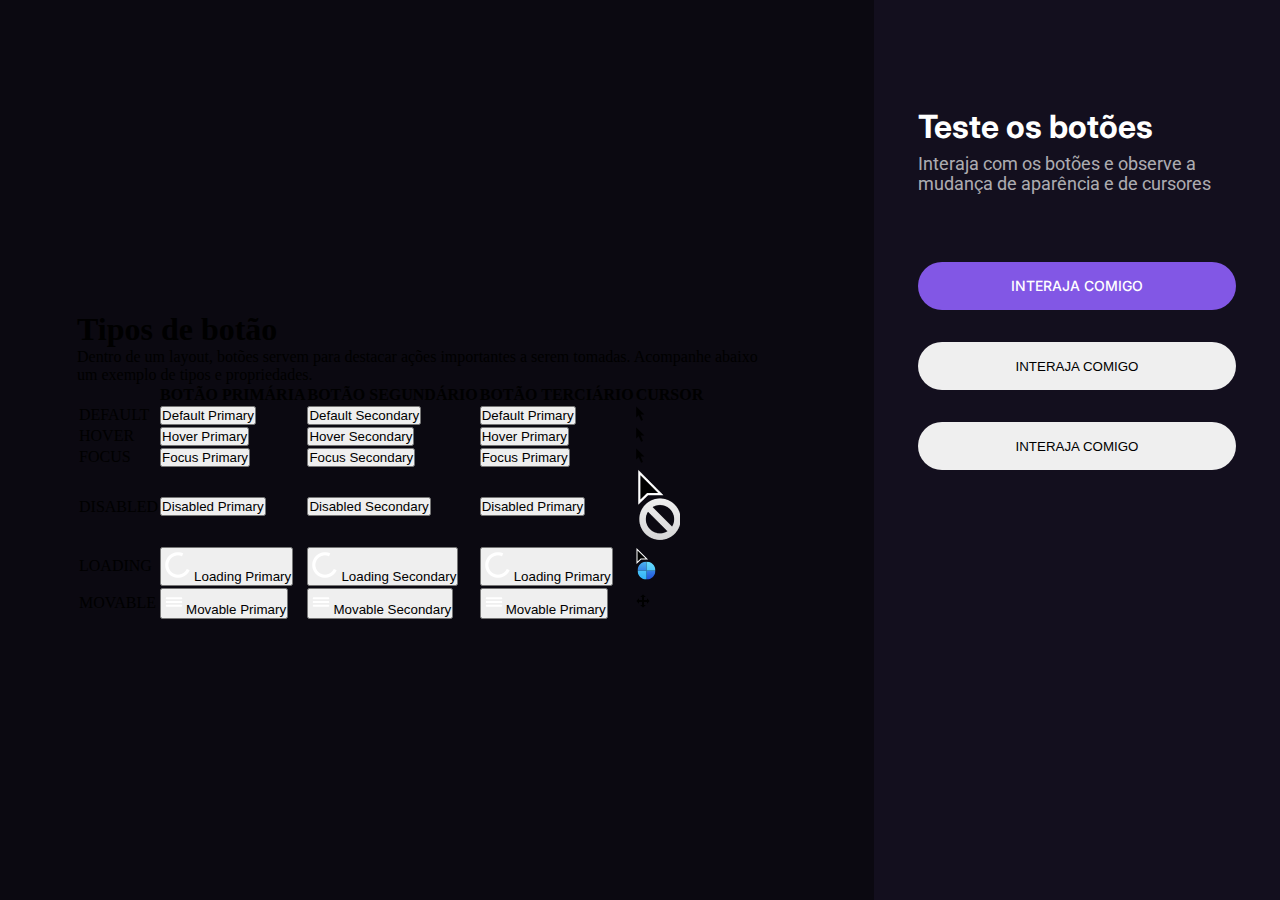
<file: 3-challenge-buttons-cursors/index.html>
<!DOCTYPE html>
<html lang="pt-br">
  <head>
    <meta charset="UTF-8" />
    <meta name="viewport" content="width=device-width, initial-scale=1.0" />

    <link rel="preconnect" href="https://fonts.googleapis.com" />
    <link rel="preconnect" href="https://fonts.gstatic.com" crossorigin />
    <link
      href="https://fonts.googleapis.com/css2?family=Inter:wght@500;700&family=Roboto&display=swap"
      rel="stylesheet"
    />

    <link rel="stylesheet" href="./assets/style/style.css" />

    <title>Botões e Cursores</title>
  </head>
  <body>
    <main>
      <section id="text-buttons">
        <h1>Tipos de botão</h1>
        <p>
          Dentro de um layout, botões servem para destacar ações importantes a
          serem tomadas. Acompanhe abaixo um exemplo de tipos e propriedades.
        </p>
      </section>

      <section id="table-buttons">
        <table>
          <thead>
            <tr>
              <th></th>
              <th>BOTÃO PRIMÁRIA</th>
              <th>BOTÃO SEGUNDÁRIO</th>
              <th>BOTÃO TERCIÁRIO</th>
              <th>CURSOR</th>
            </tr>
          </thead>
          <tbody>
            <tr>
              <td>DEFAULT</td>
              <td><button>Default Primary</button></td>
              <td><button>Default Secondary</button></td>
              <td><button>Default Primary</button></td>
              <td>
                <img
                  src="./assets/images/default-cursor.svg"
                  alt="Cursor Padrão"
                />
              </td>
            </tr>
            <tr>
              <td>HOVER</td>
              <td><button>Hover Primary</button></td>
              <td><button>Hover Secondary</button></td>
              <td><button>Hover Primary</button></td>
              <td>
                <img
                  src="./assets/images/default-cursor.svg"
                  alt="Cursor Padrão"
                />
              </td>
            </tr>
            <tr>
              <td>FOCUS</td>
              <td><button>Focus Primary</button></td>
              <td><button>Focus Secondary</button></td>
              <td><button>Focus Primary</button></td>
              <td>
                <img
                  src="./assets/images/default-cursor.svg"
                  alt="Cursor Padrão"
                />
              </td>
            </tr>
            <tr>
              <td>DISABLED</td>
              <td><button>Disabled Primary</button></td>
              <td><button>Disabled Secondary</button></td>
              <td><button>Disabled Primary</button></td>
              <td>
                <img
                  src="./assets/images/disabled-cursor.png"
                  alt="Cursor Desativado"
                />
              </td>
            </tr>
            <tr>
              <td>LOADING</td>
              <td>
                <button>
                  <img
                    src="./assets/images/loading.png"
                    alt="Loading Logo"
                  />Loading Primary
                </button>
              </td>
              <td>
                <button>
                  <img
                    src="./assets/images/loading.png"
                    alt="Loading Logo"
                  />Loading Secondary
                </button>
              </td>
              <td>
                <button>
                  <img
                    src="./assets/images/loading.png"
                    alt="Loading Logo"
                  />Loading Primary
                </button>
              </td>
              <td>
                <img
                  src="./assets/images/loading-cursor.svg"
                  alt="Cursor Carregar"
                />
              </td>
            </tr>
            <tr>
              <td>MOVABLE</td>
              <td>
                <button>
                  <img
                    src="./assets/images/reorder-three.svg"
                    alt="Movable Logo"
                  />Movable Primary
                </button>
              </td>
              <td>
                <button>
                  <img
                    src="./assets/images/reorder-three.svg"
                    alt="Movable Logo"
                  />Movable Secondary
                </button>
              </td>
              <td>
                <button>
                  <img
                    src="./assets/images/reorder-three.svg"
                    alt="Movable Logo"
                  />Movable Primary
                </button>
              </td>
              <td>
                <img
                  src="./assets/images/movable-cursor.svg"
                  alt="Cursor Mover"
                />
              </td>
            </tr>
          </tbody>
        </table>
      </section>
    </main>
    <aside id="test-buttons">
      <div class="text-test-buttons">
        <h1>Teste os botões</h1>
        <p>
          Interaja com os botões e observe a mudança de aparência e de cursores
        </p>
      </div>

      <div class="interact-buttons">
        <button>INTERAJA COMIGO</button>
        <button>INTERAJA COMIGO</button>
        <button>INTERAJA COMIGO</button>
      </div>
    </aside>
  </body>
</html>
</file>
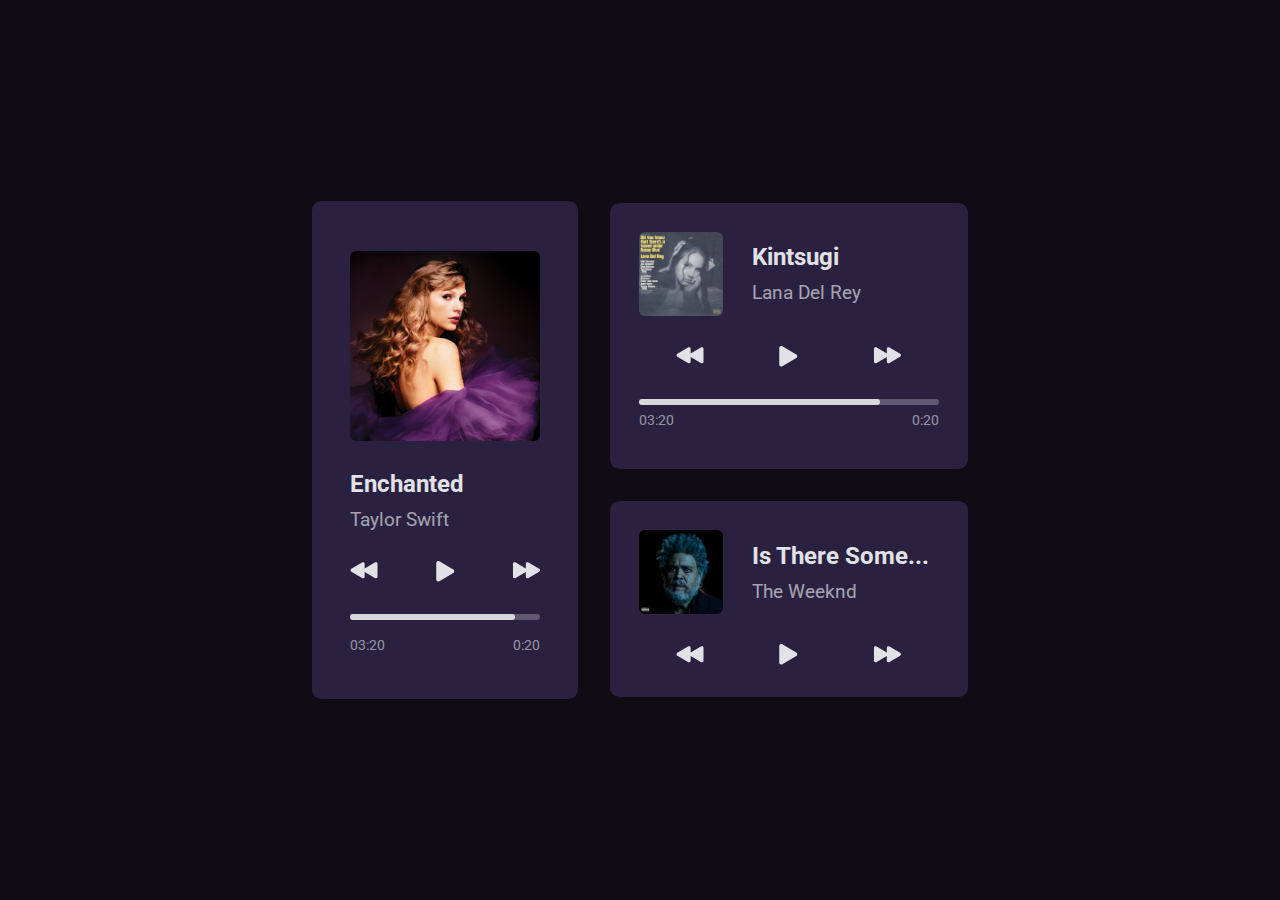
<file: challenge-music-player/index.html>
<!DOCTYPE html>
<html lang="pt-br">

<head>
    <meta charset="UTF-8">
    <meta name="viewport" content="width=device-width, initial-scale=1.0">

    <link rel="stylesheet" href="assets/style/style.css">

    <title>Music Player</title>
</head>

<body>
    <div id="main">

        <aside id="main-player">

            <div class="content-music-player">

                <img src="assets/images/cover-sn.jpg" alt="Capa do álbum Speak Now">

                <div class="info-music">
                    <h3>Enchanted</h3>
                    <span>Taylor Swift</span>
                </div>

                <div class="button-play">
                    <button>
                        <img src="assets/images/play-back.svg" alt="Play Back">
                    </button>
                    <button>
                        <img src="assets/images/play.svg" alt="Play">
                    </button>
                    <button>
                        <img src="assets/images/play-forward.svg" alt="Play Forward">
                    </button>
                </div>

                <div class="duration">
                    <div class="time-total">
                        <span></span>
                    </div>

                    <div class="time">

                    </div>

                    <div class="duration-time">
                        <span class="time-minute">
                            03:20
                        </span>
                        <span class="time-minute">
                            0:20
                        </span>
                    </div>
                </div>
            </div>

        </aside>

        <div id="div-container">

            <div class="second-player">

                <div class="container-music">
                    <img src="assets/images/cover-did.jpg" alt="Capa álbum Did you know...">

                    <div class="infos-music">
                        <h3>Kintsugi</h3>
                        <span>Lana Del Rey</span>
                    </div>
                </div>

                <div class="play-bar">
                    <button>
                        <img src="assets/images/play-back.svg" alt="Play Back">
                    </button>
                    <button>
                        <img src="assets/images/play.svg" alt="Play">
                    </button>
                    <button>
                        <img src="assets/images/play-forward.svg" alt="Play Forward">
                    </button>
                </div>

                <div class="duration-bar">
                    <div class="time-total-bar">
                        <span></span>
                    </div>

                    <div class="minute-bar">
                        <span class="time-minute">
                            03:20
                        </span>
                        <span class="time-minute">
                            0:20
                        </span>
                    </div>
                </div>

            </div>

            <div class="third-player">
                <div class="info-music-bar">
                    <img src="assets/images/cover-df.jpg" alt="Capa do álbum Dawn FM">

                    <div class="info-music-artist">
                        <h3>Is There Some...</h3>
                        <span>The Weeknd</span>
                    </div>

                </div>

                <div class="music-play-bar">
                    <button>
                        <img src="assets/images/play-back.svg" alt="Play Back">
                    </button>
                    <button>
                        <img src="assets/images/play.svg" alt="Play">
                    </button>
                    <button>
                        <img src="assets/images/play-forward.svg" alt="Play Forward">
                    </button>

                </div>
            </div>

        </div>

    </div>
</body>

</html>
</file>
<file: 3-challenge-buttons-cursors/assets/style/style.css>
:root {
  --bg-color-main: #0B0911;

  --bg-color-aside: #130F1E;
  --bg-color-button-primary: #8257E5;
  --bg-color-button-secundary: #3C3748;
  --bg-color-button-terciary: #8257E5;
  --font-text-button-aside: normal 500 .875em/24px 'Inter', sans-serif;

  --color-text-first: #FFF;
  --color-text-second: rgba(255, 255, 255, 0.67);

  --font-text-heading: normal bold 2rem/normal 'Inter', sans-serif; /* Font Style, weight, size, line-height, family */
  --font-text-paragraph: normal 400 1.1rem/normal 'Roboto', sans-serif;
}

* {
    margin: 0;
    padding: 0;
    box-sizing: border-box;
  }

  body {
    background-color: var(--bg-color-main);
    width: 100%;
    height: 100vh;
    display: flex;
    flex-direction: row;
  }

  main {
    display: flex;
    flex-direction: column;
    width: 100%;
    justify-content: center;
    padding: 107px 110px 76px 77px ;
  }

  aside {
    background-color: var(--bg-color-aside);
    display: flex;
    flex-direction: column;
    padding: 107px 44px 0;
    gap: 68px;
  }

  .text-test-buttons {
    display: flex;
    flex-direction: column;
    gap: 8px;
    width: 318px;
  }

  .text-test-buttons h1 {
    color: var(--color-text-first);
    font: var(--font-text-heading);
  }

  .text-test-buttons p {
    color: var(--color-text-second);
    font: var(--font-text-paragraph);
  }

  .interact-buttons {
    display: flex;
    flex-direction: column;
    width: 318px;
    gap: 32px;
  }

  .interact-buttons button {
    border: none;
    border-radius: 24px;
    height: 48px;
  }

  .interact-buttons button:nth-child(1) {
    background-color: var(--bg-color-button-primary);
    font: var(--font-text-button-aside);
    color: var(--color-text-first);
  }
</file>
<file: challenge-music-player/assets/style/style.css>
@import url('https://fonts.googleapis.com/css2?family=Roboto:wght@300;400;500;700&display=swap');

:root {
    --bg-color: #0F0D13;

    --bg-main-player: #2A2141;
    --color-text: #E1E1E6; /* Nome do artista: 67% */

    --duration-time-total: #D9D9D9; /* opacity: 30% */
    --duration-time-minute: #D9D9D9;

    --minutes-total: #C4C4CC;
    --second-restant: #C4C4CC; /* 70% */
}

* {
    margin: 0;
    padding: 0;
    box-sizing: border-box;
    text-decoration: none;
}

body {
    width: 100vw;
    height: 100vh;
    display: flex;
    background-color: var(--bg-color);
    font-family: 'Roboto', sans-serif;
}

#main {
    display: flex;
    justify-content: center;
    align-items: center;
    width: 656.19px;
    gap: 32px;
    margin: 0 auto;
}

#main-player {
    height: 498px;
    background-color: var(--bg-main-player);
    padding: 38px;
    border-radius: 9.6px;
}

.content-music-player {
    display: flex;
    flex-direction: column;
    gap: 29px;
}

.content-music-player > img {
    width: 189.66px;
    margin-top: 12px;
    border-radius: 6px;
}

.info-music {
    display: flex;
    flex-direction: column;
    gap: 10px;
}

.info-music h3 {
    font-size: 24px;
    color: var(--color-text);
    font-weight: 700;
}

.info-music span {
    font-size: 19.21px;
    color: var(--color-text);
    opacity: .67;
    font-weight: 400;
}

.button-play {
    display: flex;
    flex-direction: row;
    justify-content: space-between;
}

.button-play > button {
    border: none;
    background: none;
    cursor: pointer;
}

.duration {
    display: flex;
    flex-direction: column;
    gap: 10px;
}

.time-total {
    position: relative;
}

.time-total::before {
    content: '';
    position: absolute;
    width: 100%;
    height: 6px;
    border-radius: 9.6px;
    background-color: var(--duration-time-total);
    opacity: .3;
}

.time-total::after {
    content: '';
    position: absolute;
    width: 165px;
    height: 6px;
    border-radius: 9.6px;
    background-color: var(--duration-time-total);
}

.duration-time {
    display: flex;
    flex-direction: row;
    justify-content: space-between;
    margin-bottom: 12px;
}

.duration-time > span {
    color: var(--minutes-total);
    opacity: .7;
    font-size: 14.4px;
    line-height: 160%;
}

#div-container {
    display: flex;
    flex-direction: column;
    gap: 32px;
}

.second-player {
    background-color: var(--bg-main-player);
    padding: 29px;
    border-radius: 9.6px;
    width: 357.71px;
    height: 266.68px;
    display: flex;
    flex-direction: column;
    gap: 29px;
}

.container-music {
    display: flex;
    flex-direction: row;
    gap: 29px;
    align-items: center;
}

.container-music > img {
    width: 84.03px;
    border-radius: 6px;
}

.container-music .infos-music {
    display: flex;
    flex-direction: column;
    gap: 10px;
    color: var(--color-text);
}

.container-music .infos-music > h3 {
    font-size: 24px;
    font-weight: 700;
}

.container-music .infos-music > span {
    font-size: 19.21px;
    opacity: .67;
    font-weight: 400;
}

.play-bar {
    display: flex;
    flex-direction: row;
    justify-content: space-around;
}

.play-bar > button {
    border: none;
    background: none;
    cursor: pointer;
}

.duration-bar {
    display: flex;
    flex-direction: column;
    gap: 10px;
}

.time-total-bar {
    position: relative;
}

.time-total-bar::before {
    content: '';
    position: absolute;
    width: 100%;
    height: 6px;
    border-radius: 9.6px;
    background-color: var(--duration-time-total);
    opacity: .3;
}

.time-total-bar::after {
    content: '';
    position: absolute;
    width: 241px;
    height: 6px;
    border-radius: 9.6px;
    background-color: var(--duration-time-total);
}

.minute-bar {
    display: flex;
    flex-direction: row;
    justify-content: space-between;
    margin-bottom: 12px;
}

.minute-bar > span {
    color: var(--minutes-total);
    opacity: .7;
    font-size: 14.4px;
    line-height: 160%;
}

.third-player {
    background-color: var(--bg-main-player);
    padding: 29px;
    border-radius: 9.6px;
    display: flex;
    flex-direction: column;
    gap: 29px;
}

.info-music-bar {
    display: flex;
    flex-direction: row;
    gap: 29px;
    align-items: center;
}

.info-music-artist {
    display: flex;
    flex-direction: column;
    gap: 10px;
    color: var(--color-text);
}

.info-music-artist > h3 {
    font-size: 24px;
    font-weight: 700;
}

.info-music-artist > span {
    font-size: 19.21px;
    opacity: .67;
    font-weight: 400;
}

.info-music-bar > img {
    width: 84.03px;
    border-radius: 6px;
}

.music-play-bar {
    display: flex;
    flex-direction: row;
    justify-content: space-around;
}

.music-play-bar > button {
    border: none;
    background: none;
    cursor: pointer;
}
</file>
